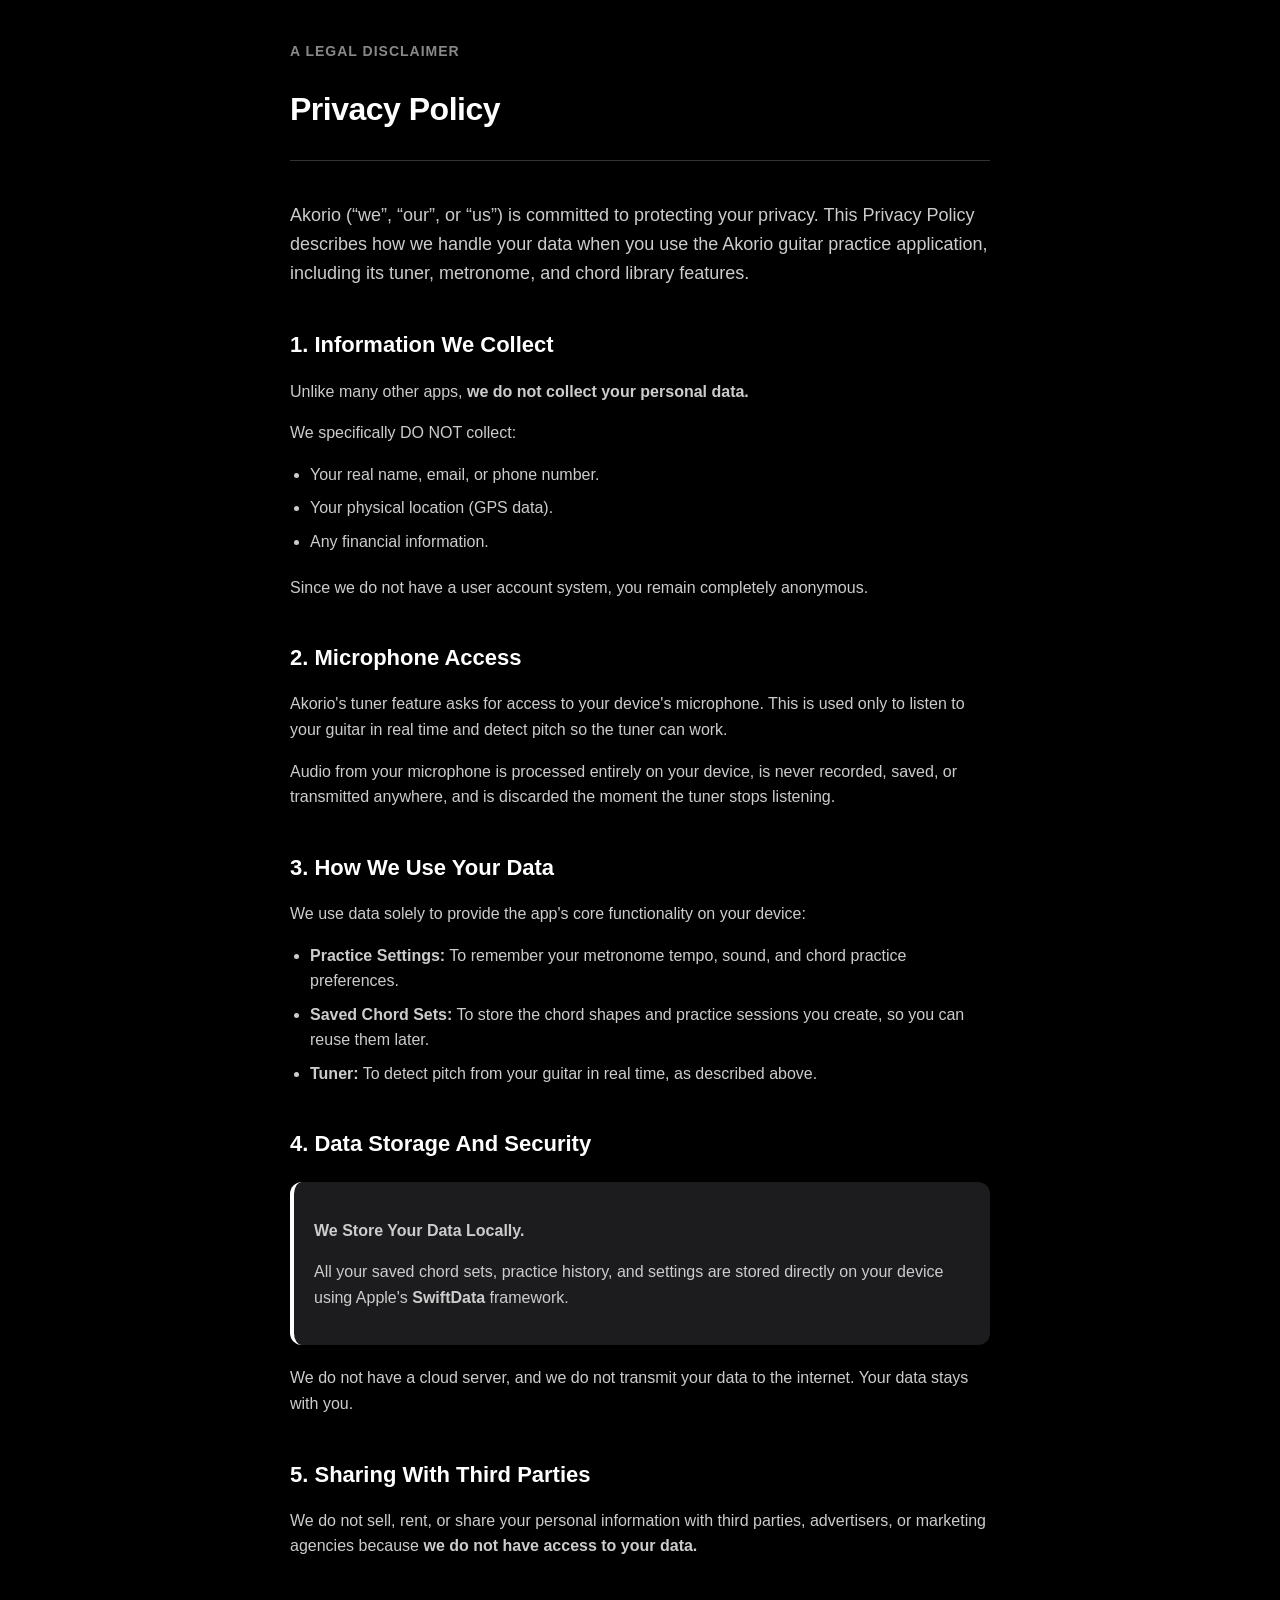
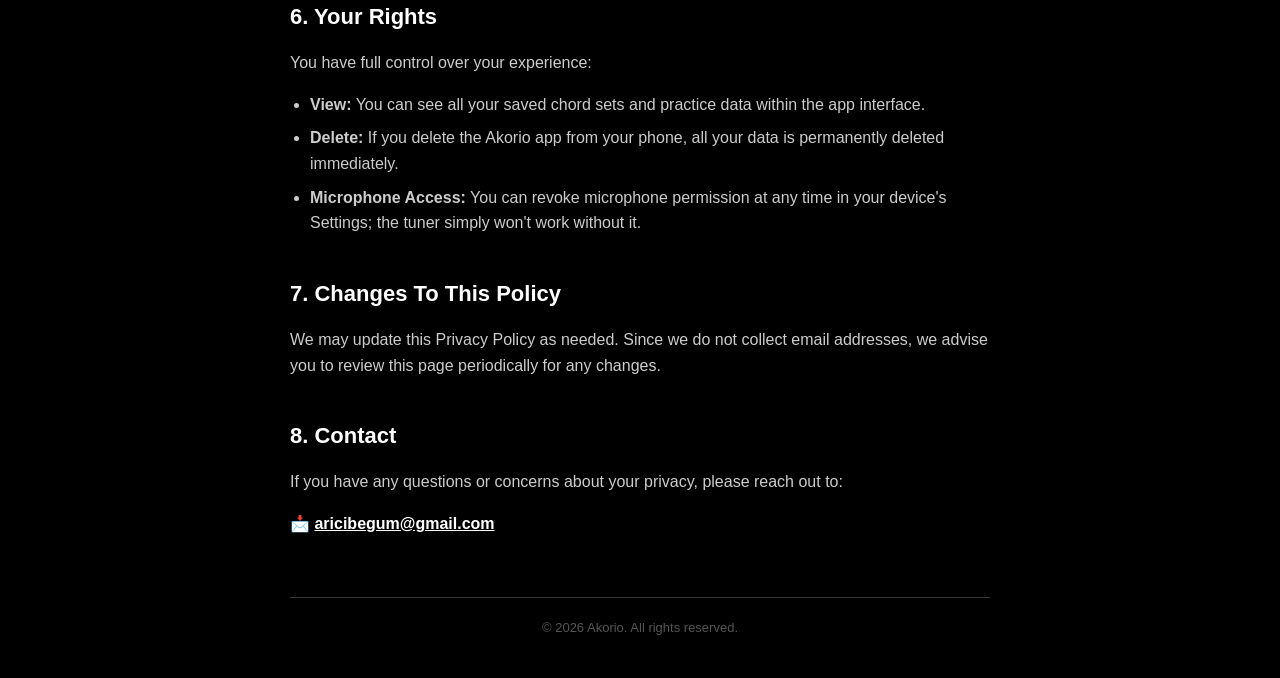
<file: akorio-privacy-policy/index.html>
<!DOCTYPE html>
<html lang="en">
<head>
    <meta charset="UTF-8">
    <meta name="viewport" content="width=device-width, initial-scale=1.0">
    <title>Privacy Policy - Akorio</title>
    <style>
        body {
            font-family: -apple-system, BlinkMacSystemFont, "Segoe UI", Roboto, Helvetica, Arial, sans-serif;
            background-color: #000000;
            color: #ffffff;
            line-height: 1.6;
            margin: 0;
            padding: 20px;
            display: flex;
            justify-content: center;
        }
        .container {
            max-width: 700px;
            padding: 20px;
        }
        .header {
            margin-bottom: 40px;
            border-bottom: 1px solid #333;
            padding-bottom: 20px;
        }
        h1 {
            font-size: 32px;
            font-weight: 800;
            margin-bottom: 5px;
            letter-spacing: -0.5px;
        }
        .subtitle {
            font-size: 14px;
            color: #888;
            font-weight: 600;
            text-transform: uppercase;
            letter-spacing: 1px;
            margin-bottom: 20px;
        }
        .intro {
            font-size: 18px;
            color: #ccc;
            margin-bottom: 40px;
        }
        h2 {
            font-size: 22px;
            font-weight: 700;
            margin-top: 40px;
            margin-bottom: 15px;
            color: #fff;
        }
        p {
            margin-bottom: 15px;
            color: #ccc;
        }
        ul {
            color: #ccc;
            padding-left: 20px;
            margin-bottom: 20px;
        }
        li {
            margin-bottom: 8px;
        }
        .highlight-box {
            background-color: #1c1c1e;
            padding: 20px;
            border-radius: 12px;
            border-left: 4px solid #fff;
            margin: 20px 0;
        }
        a {
            color: #ffffff;
            text-decoration: underline;
            font-weight: bold;
        }
        .footer {
            margin-top: 60px;
            font-size: 13px;
            color: #555;
            text-align: center;
            border-top: 1px solid #333;
            padding-top: 20px;
        }
    </style>
</head>
<body>

    <div class="container">

        <div class="header">
            <div class="subtitle">A LEGAL DISCLAIMER</div>
            <h1>Privacy Policy</h1>
        </div>

        <p class="intro">
            Akorio (“we”, “our”, or “us”) is committed to protecting your privacy. This Privacy Policy describes how we handle your data when you use the Akorio guitar practice application, including its tuner, metronome, and chord library features.
        </p>

        <h2>1. Information We Collect</h2>
        <p>Unlike many other apps, <strong>we do not collect your personal data.</strong></p>
        <p>We specifically DO NOT collect:</p>
        <ul>
            <li>Your real name, email, or phone number.</li>
            <li>Your physical location (GPS data).</li>
            <li>Any financial information.</li>
        </ul>
        <p>Since we do not have a user account system, you remain completely anonymous.</p>

        <h2>2. Microphone Access</h2>
        <p>Akorio's tuner feature asks for access to your device's microphone. This is used only to listen to your guitar in real time and detect pitch so the tuner can work.</p>
        <p>Audio from your microphone is processed entirely on your device, is never recorded, saved, or transmitted anywhere, and is discarded the moment the tuner stops listening.</p>

        <h2>3. How We Use Your Data</h2>
        <p>We use data solely to provide the app's core functionality on your device:</p>
        <ul>
            <li><strong>Practice Settings:</strong> To remember your metronome tempo, sound, and chord practice preferences.</li>
            <li><strong>Saved Chord Sets:</strong> To store the chord shapes and practice sessions you create, so you can reuse them later.</li>
            <li><strong>Tuner:</strong> To detect pitch from your guitar in real time, as described above.</li>
        </ul>

        <h2>4. Data Storage And Security</h2>
        <div class="highlight-box">
            <p><strong>We Store Your Data Locally.</strong></p>
            <p>All your saved chord sets, practice history, and settings are stored directly on your device using Apple's <strong>SwiftData</strong> framework.</p>
        </div>
        <p>We do not have a cloud server, and we do not transmit your data to the internet. Your data stays with you.</p>

        <h2>5. Sharing With Third Parties</h2>
        <p>We do not sell, rent, or share your personal information with third parties, advertisers, or marketing agencies because <strong>we do not have access to your data.</strong></p>

        <h2>6. Your Rights</h2>
        <p>You have full control over your experience:</p>
        <ul>
            <li><strong>View:</strong> You can see all your saved chord sets and practice data within the app interface.</li>
            <li><strong>Delete:</strong> If you delete the Akorio app from your phone, all your data is permanently deleted immediately.</li>
            <li><strong>Microphone Access:</strong> You can revoke microphone permission at any time in your device's Settings; the tuner simply won't work without it.</li>
        </ul>

        <h2>7. Changes To This Policy</h2>
        <p>We may update this Privacy Policy as needed. Since we do not collect email addresses, we advise you to review this page periodically for any changes.</p>

        <h2>8. Contact</h2>
        <p>If you have any questions or concerns about your privacy, please reach out to:</p>
        <p>📩 <a href="mailto:aricibegum@gmail.com">aricibegum@gmail.com</a></p>

        <div class="footer">
            &copy; 2026 Akorio. All rights reserved.
        </div>
    </div>

</body>
</html>
</file>
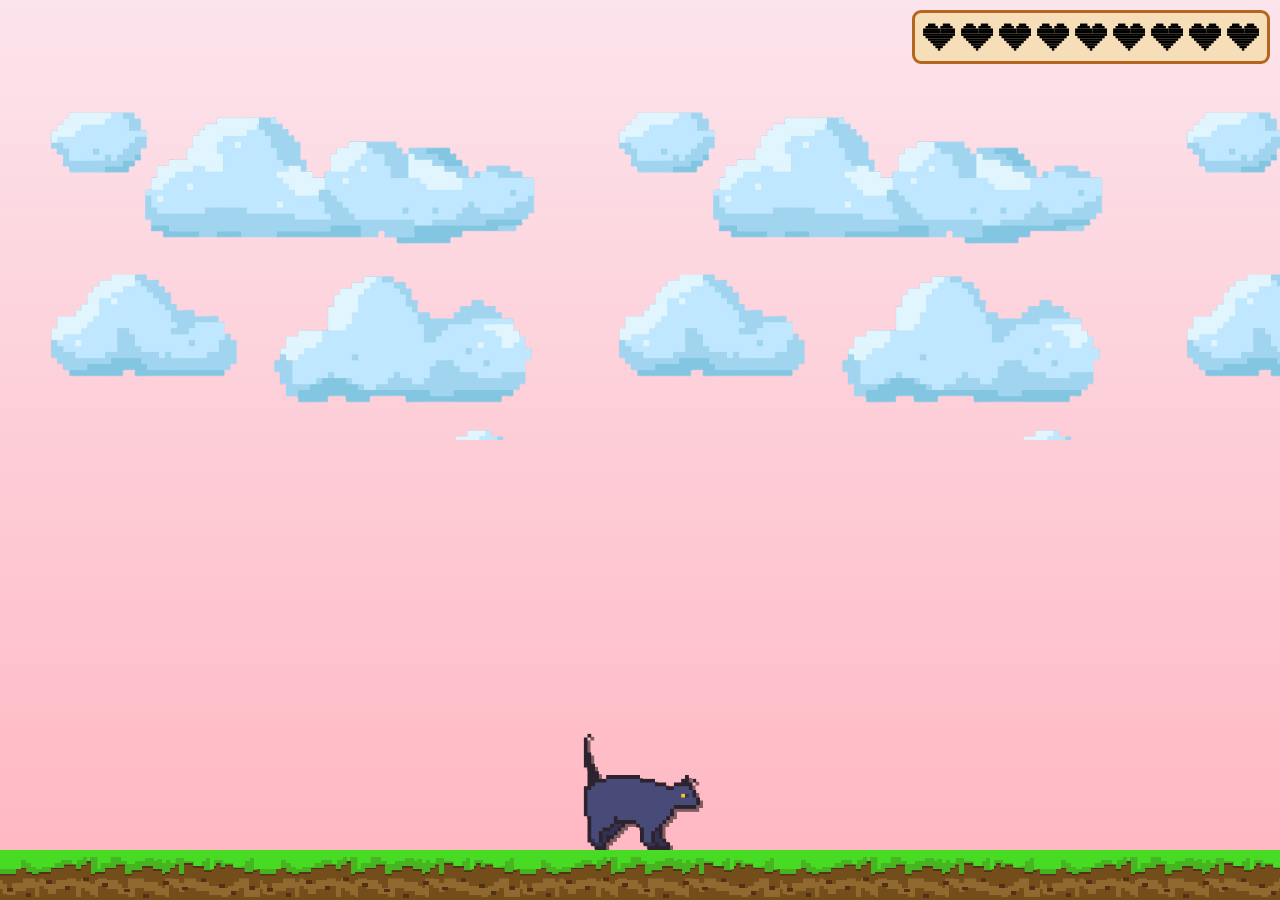
<file: cat-catches-hearts/index.html>
<!DOCTYPE html>
<html lang="en">
<head>
    <meta charset="UTF-8">
    <meta name="viewport" content="width=device-width, initial-scale=1.0">
    <title>Cat Catches Hearts ♥</title>
    <link rel="stylesheet" href="styles.css">
</head>
<body>
<div class="clouds"></div>

    <!-- Heart Bar -->
    <div class="heart-bar">
        <img class="heart-segment" src="black-heart.svg">
        <img class="heart-segment" src="black-heart.svg">
        <img class="heart-segment" src="black-heart.svg">
        <img class="heart-segment" src="black-heart.svg">
        <img class="heart-segment" src="black-heart.svg">
        <img class="heart-segment" src="black-heart.svg">
        <img class="heart-segment" src="black-heart.svg">
        <img class="heart-segment" src="black-heart.svg">
        <img class="heart-segment" src="black-heart.svg"> 
    </div>
    
<!-- End Message -->
<div id="endMessage" class="end-message">
    <img src="black-heart.svg" alt="Pixel Heart" class="heart-icon"> 
    Meow-gical! You’ve caught all the love! 
    <img src="black-heart.svg" alt="Pixel Heart" class="heart-icon">
</div>
<!-- Ground -->
<div class="ground"></div>

    <!-- Cat -->
    <img src="cat.gif" alt="Walking Cat" class="cat">

    <script src="script.js"></script>
</body>
</html>
</file>
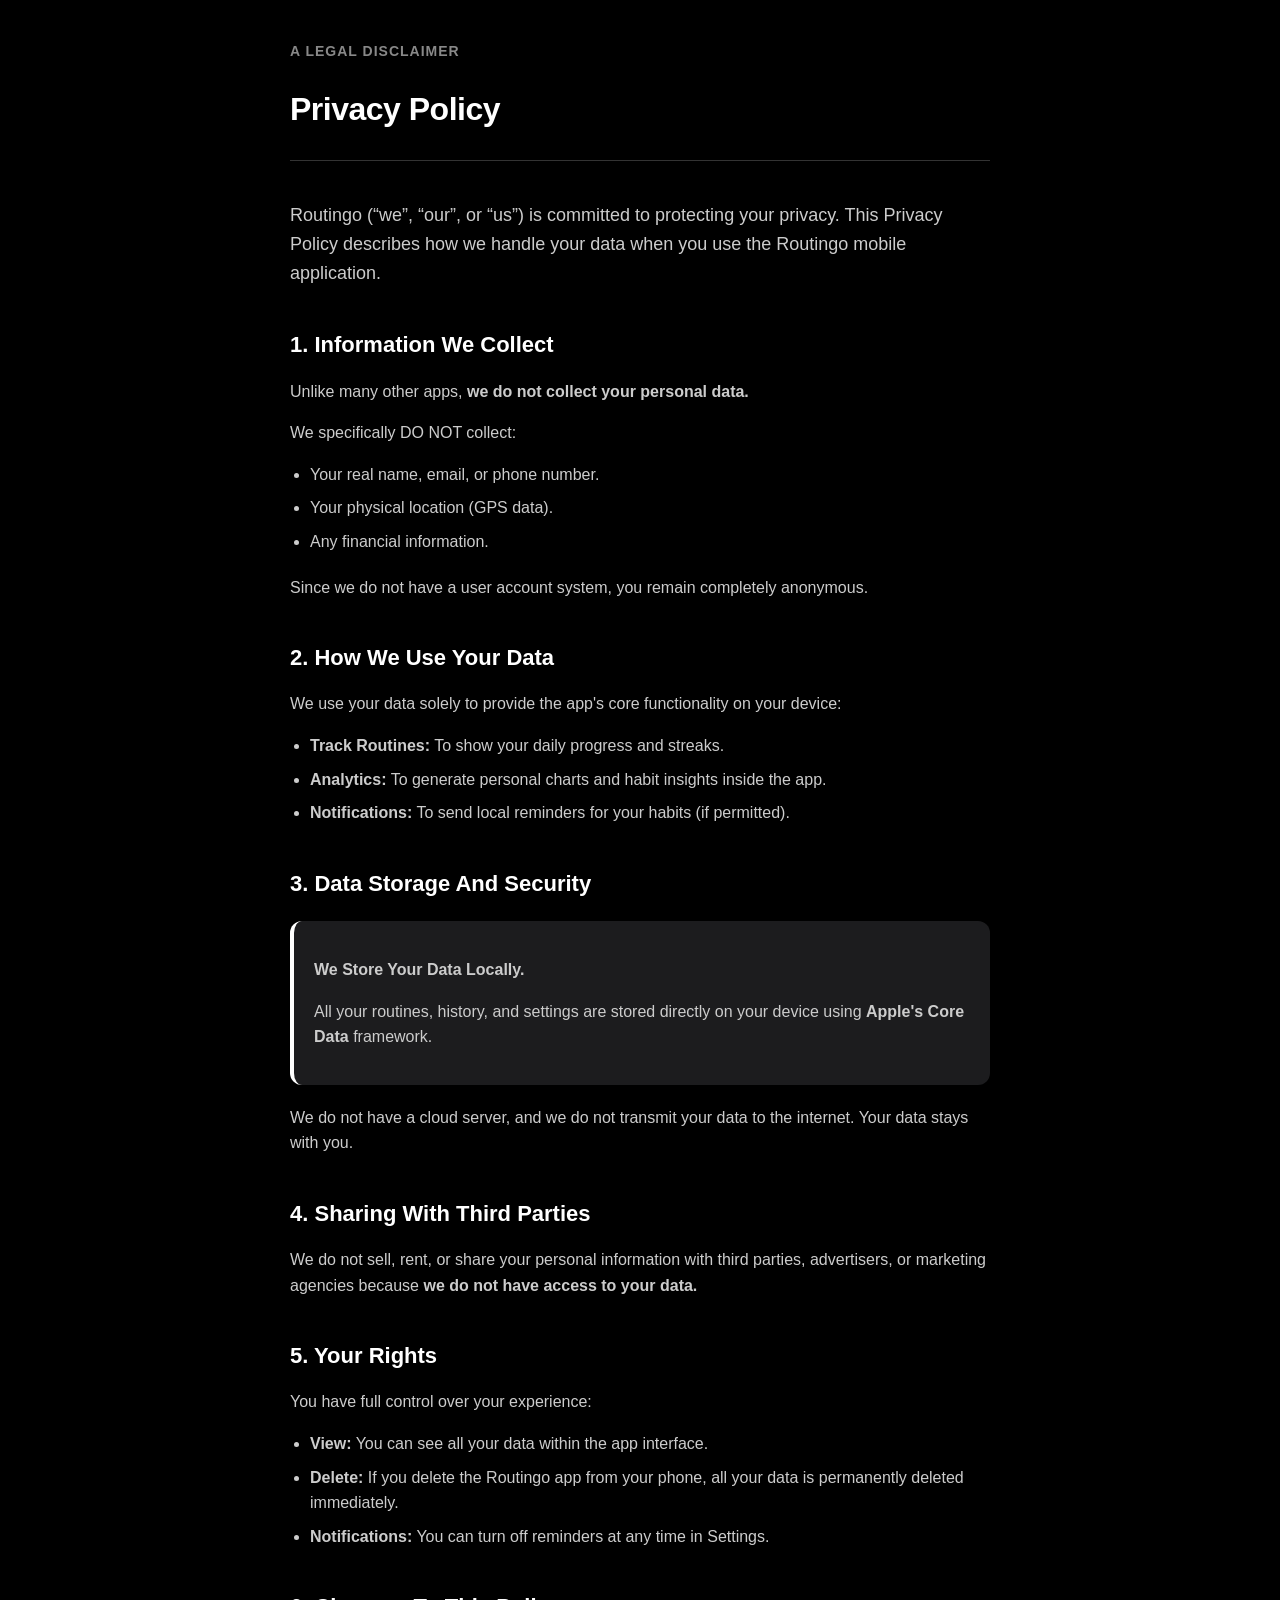
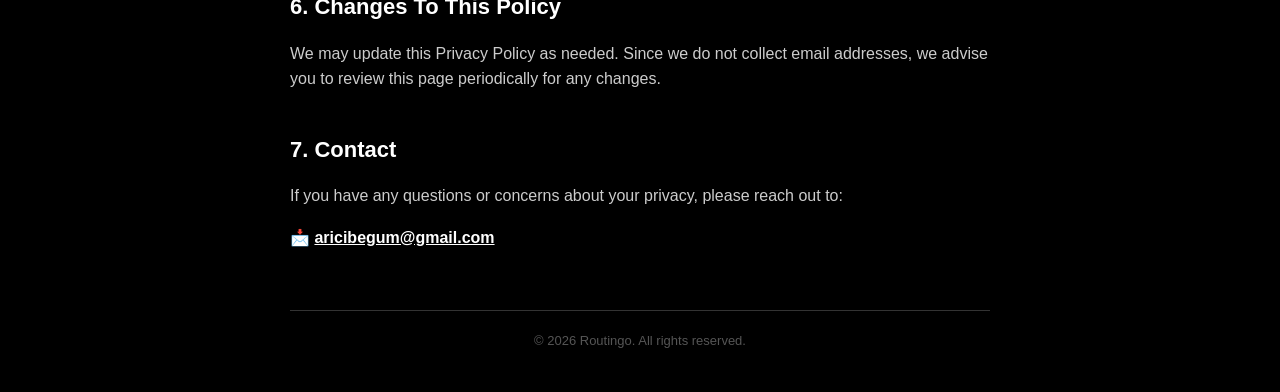
<file: privacy-policy/index.html>
<!DOCTYPE html>
<html lang="en">
<head>
    <meta charset="UTF-8">
    <meta name="viewport" content="width=device-width, initial-scale=1.0">
    <title>Privacy Policy - Routingo</title>
    <style>
        body {
            font-family: -apple-system, BlinkMacSystemFont, "Segoe UI", Roboto, Helvetica, Arial, sans-serif;
            background-color: #000000;
            color: #ffffff;
            line-height: 1.6;
            margin: 0;
            padding: 20px;
            display: flex;
            justify-content: center;
        }
        .container {
            max-width: 700px;
            padding: 20px;
        }
        .header {
            margin-bottom: 40px;
            border-bottom: 1px solid #333;
            padding-bottom: 20px;
        }
        h1 {
            font-size: 32px;
            font-weight: 800;
            margin-bottom: 5px;
            letter-spacing: -0.5px;
        }
        .subtitle {
            font-size: 14px;
            color: #888;
            font-weight: 600;
            text-transform: uppercase;
            letter-spacing: 1px;
            margin-bottom: 20px;
        }
        .intro {
            font-size: 18px;
            color: #ccc;
            margin-bottom: 40px;
        }
        h2 {
            font-size: 22px;
            font-weight: 700;
            margin-top: 40px;
            margin-bottom: 15px;
            color: #fff;
        }
        p {
            margin-bottom: 15px;
            color: #ccc;
        }
        ul {
            color: #ccc;
            padding-left: 20px;
            margin-bottom: 20px;
        }
        li {
            margin-bottom: 8px;
        }
        .highlight-box {
            background-color: #1c1c1e;
            padding: 20px;
            border-radius: 12px;
            border-left: 4px solid #fff;
            margin: 20px 0;
        }
        a {
            color: #ffffff;
            text-decoration: underline;
            font-weight: bold;
        }
        .footer {
            margin-top: 60px;
            font-size: 13px;
            color: #555;
            text-align: center;
            border-top: 1px solid #333;
            padding-top: 20px;
        }
    </style>
</head>
<body>

    <div class="container">
        
        <div class="header">
            <div class="subtitle">A LEGAL DISCLAIMER</div>
            <h1>Privacy Policy</h1>
        </div>

        <p class="intro">
            Routingo (“we”, “our”, or “us”) is committed to protecting your privacy. This Privacy Policy describes how we handle your data when you use the Routingo mobile application.
        </p>

        <h2>1. Information We Collect</h2>
        <p>Unlike many other apps, <strong>we do not collect your personal data.</strong></p>
        <p>We specifically DO NOT collect:</p>
        <ul>
            <li>Your real name, email, or phone number.</li>
            <li>Your physical location (GPS data).</li>
            <li>Any financial information.</li>
        </ul>
        <p>Since we do not have a user account system, you remain completely anonymous.</p>

        <h2>2. How We Use Your Data</h2>
        <p>We use your data solely to provide the app's core functionality on your device:</p>
        <ul>
            <li><strong>Track Routines:</strong> To show your daily progress and streaks.</li>
            <li><strong>Analytics:</strong> To generate personal charts and habit insights inside the app.</li>
            <li><strong>Notifications:</strong> To send local reminders for your habits (if permitted).</li>
        </ul>

        <h2>3. Data Storage And Security</h2>
        <div class="highlight-box">
            <p><strong>We Store Your Data Locally.</strong></p>
            <p>All your routines, history, and settings are stored directly on your device using <strong>Apple's Core Data</strong> framework.</p>
        </div>
        <p>We do not have a cloud server, and we do not transmit your data to the internet. Your data stays with you.</p>

        <h2>4. Sharing With Third Parties</h2>
        <p>We do not sell, rent, or share your personal information with third parties, advertisers, or marketing agencies because <strong>we do not have access to your data.</strong></p>

        <h2>5. Your Rights</h2>
        <p>You have full control over your experience:</p>
        <ul>
            <li><strong>View:</strong> You can see all your data within the app interface.</li>
            <li><strong>Delete:</strong> If you delete the Routingo app from your phone, all your data is permanently deleted immediately.</li>
            <li><strong>Notifications:</strong> You can turn off reminders at any time in Settings.</li>
        </ul>

        <h2>6. Changes To This Policy</h2>
        <p>We may update this Privacy Policy as needed. Since we do not collect email addresses, we advise you to review this page periodically for any changes.</p>

        <h2>7. Contact</h2>
        <p>If you have any questions or concerns about your privacy, please reach out to:</p>
        <p>📩 <a href="mailto:aricibegum@gmail.com">aricibegum@gmail.com</a></p>

        <div class="footer">
            &copy; 2026 Routingo. All rights reserved.
        </div>
    </div>

</body>
</html>
</file>
<file: cat-catches-hearts/styles.css>
@import url('https://fonts.googleapis.com/css2?family=Press+Start+2P&display=swap');

body {
    margin: 0;
    padding: 0;
    background: linear-gradient(180deg, #fce4ec, #ffb6c1);
    background-size: contain;
    background-repeat: repeat-x;
    background-position: top center;
    font-family: 'Poppins', sans-serif;
    color: #5a3a3a;
    overflow: hidden;
    display: flex;
    justify-content: center;
    align-items: center;
    height: 100vh;
    position: relative;
}

.heart-bar {
    position: absolute;
    top: 10px;
    right: 10px;
    display: flex;
    background: rgba(245, 222, 179, 0.9);
    border: 3px solid #b5651d;
    padding: 8px;
    border-radius: 9px;
    display: flex;
    gap: 6px;
    image-rendering: pixelated;
}

.heart-segment {
    width: 32px;
    height: 32px;
    image-rendering: pixelated;
    filter: grayscale(100%) brightness(0.8);
}

.heart-segment.filled {
    content: url('heart.svg');
    filter: none;
}

.cat {
    position: absolute;
    bottom: 50px;
    left: 50%;
    transform: translateX(-50%);
    width: 120px;
    filter: drop-shadow(3px 3px 0px rgba(0, 0, 0, 0.5));
}

.heart {
    position: absolute;
    top: -40px;
    width: 32px;
    height: 32px;
    image-rendering: pixelated;
    transition: opacity 0.3s ease, transform 0.3s ease;
    filter: drop-shadow(2px 2px 2px rgba(255, 100, 100, 0.5));
    z-index: 1;
}

.heart.collected, .heart.clear-out {
    opacity: 0;
    transform: scale(1.5);
    filter: brightness(2);
    transition: opacity 0.5s ease-out, transform 0.5s ease-out;
}

@keyframes glow {
    0% { opacity: 1; transform: scale(1); filter: brightness(1); }
    50% { opacity: 0.8; transform: scale(1.2); filter: brightness(1.5); }
    100% { opacity: 0; transform: scale(1.5); filter: brightness(2); }
}

.heart.collected {
    animation: glow 0.3s ease-out;
    opacity: 0;
    transform: scale(1.5);
}

.heart-icon {
    width: 22px;
    height: 22px;
    image-rendering: pixelated;
    vertical-align: middle;
    margin: 0 4px;
}

.end-message {
    position: absolute;
    top: 50%;
    left: 50%;
    transform: translate(-50%, -50%);
    background: rgba(245, 222, 179, 0.9);
    color: #5a3a3a;
    border: 3px solid #b5651d;
    font-size: 14px;
    font-family: 'Press Start 2P', cursive;
    padding: 15px;
    border-radius: 5px;
    text-align: center;
    opacity: 0;
    transition: opacity 1s ease-in-out;
    letter-spacing: 1px;
    width: fit-content;
    max-width: 80%;
}

.end-message.visible {
    opacity: 1;
}

.ground {
    position: absolute;
    bottom: 0;
    left: 0;
    width: 100%;
    height: 50px;
    background: url('ground.png');
    background-size: contain;
    background-repeat: repeat-x;
    image-rendering: pixelated;
    z-index: 2;
}

.clouds {
    position: absolute;
    top: 50px;
    left: 0;
    width: 100%;
    height: 250px;
    background: url('clouds.png');
    padding: 70px;
    background-size: 40% auto;
    background-repeat: repeat-x;
    z-index: -1;
    pointer-events: none;
}
</file>
